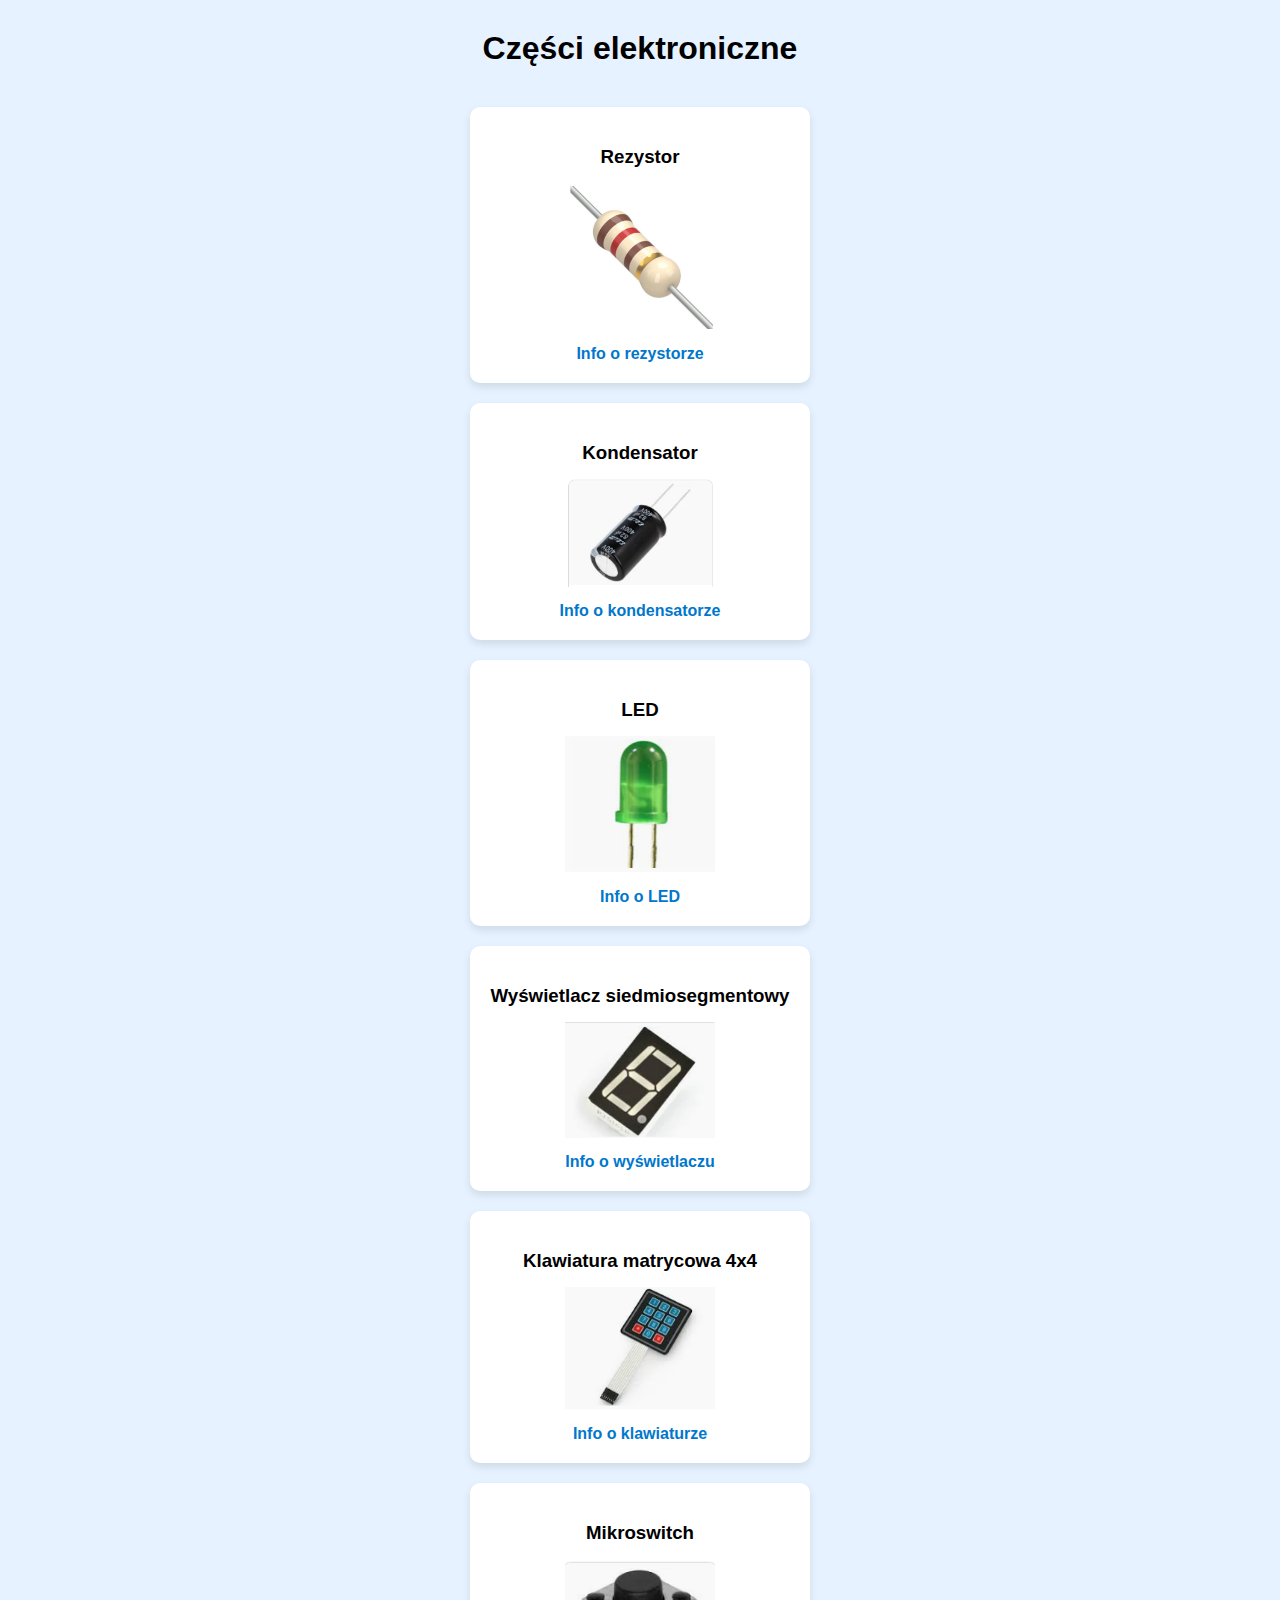
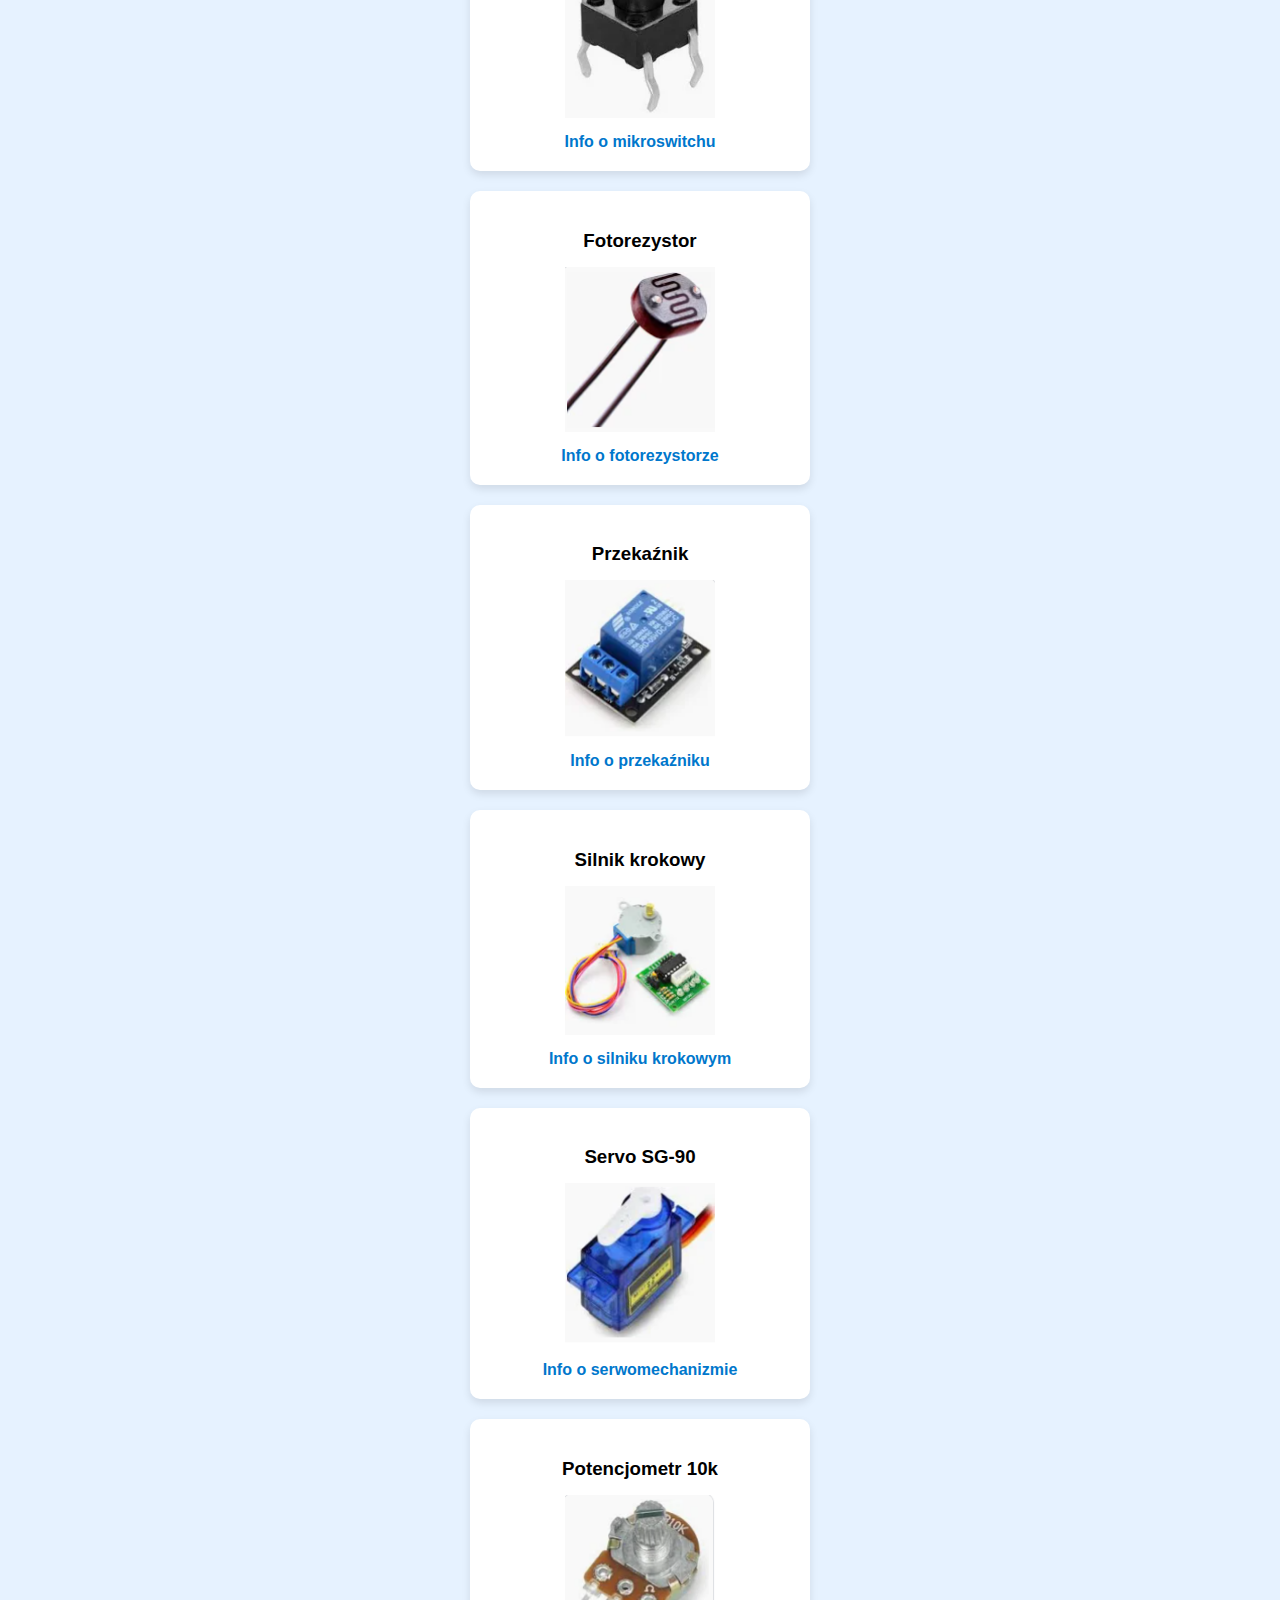
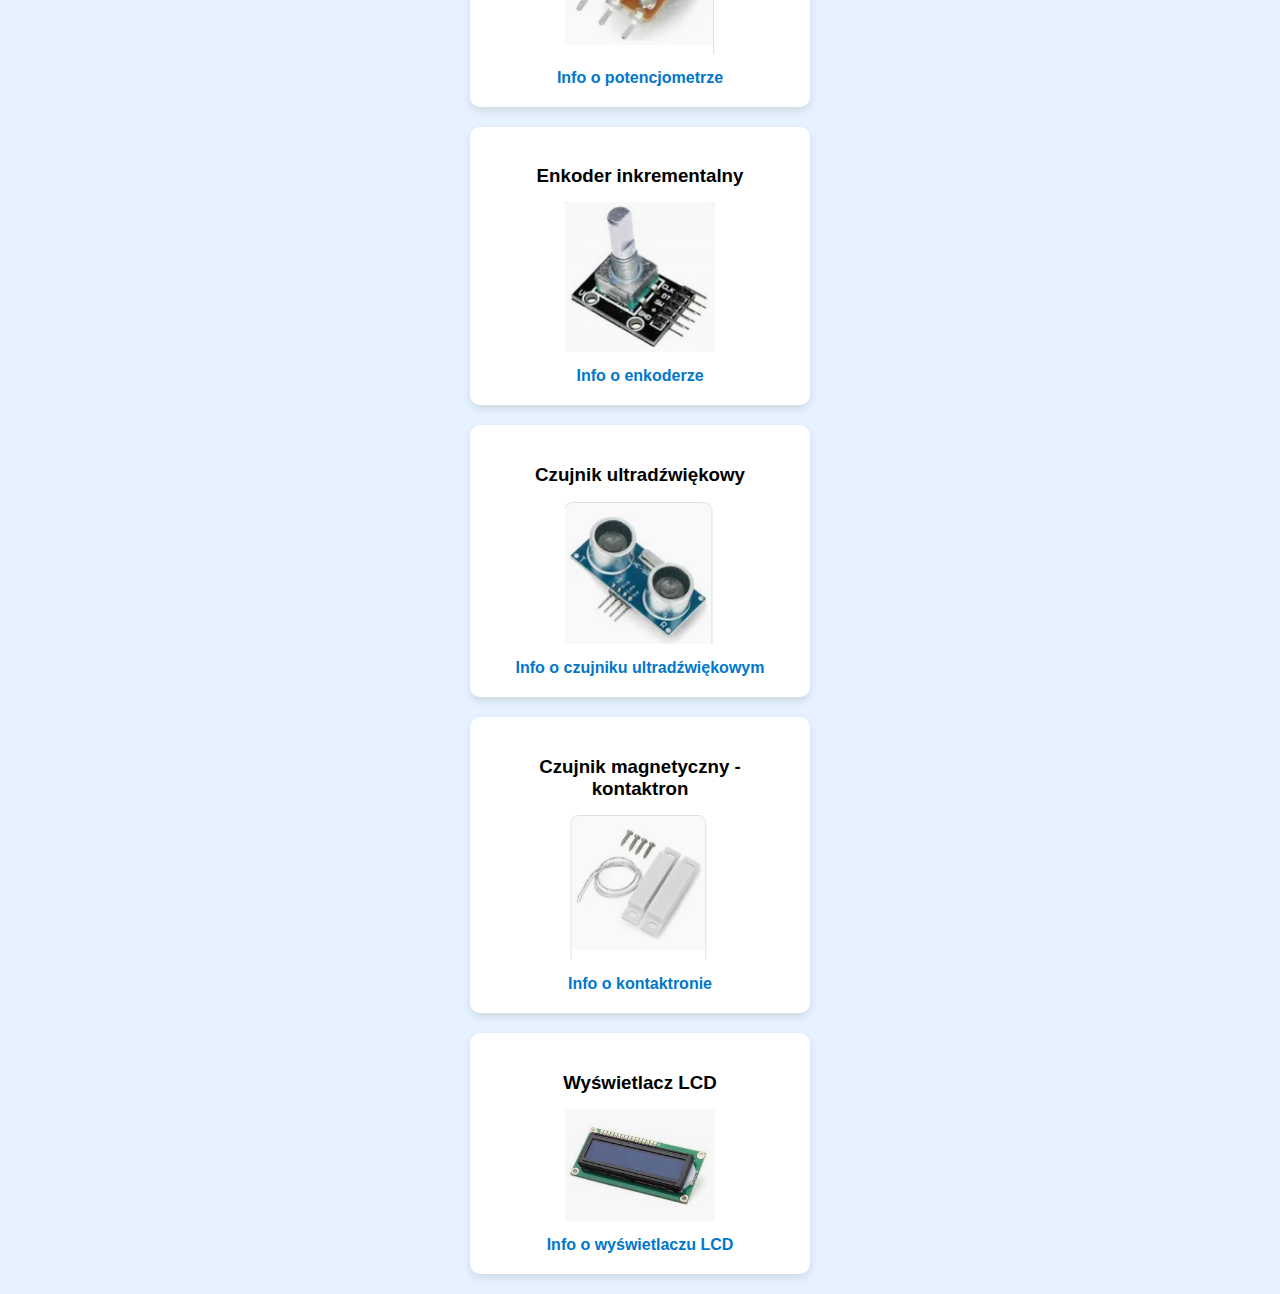
<file: elektronika.html>
<!DOCTYPE html>
<html>
  <head>
    <link rel="stylesheet" href="style_ele.css">
    <title>Witam na stronie elektronika Jakuba</title>
  </head>
  <body>
    <h1>Części elektroniczne</h1>
    <div class="gluwne">

      <div class="gluwne">
        <h3>Rezystor</h3>
        <img src="zdjecia/rezystorfoto.png" alt="Zdjęcie rezystora" class="foto">
        <a href="https://pl.wikipedia.org/wiki/Rezystor" target="_blank">Info o rezystorze</a>
      </div>

      <div class="gluwne">
        <h3>Kondensator</h3>
        <img src="zdjecia/kondensator.png" alt="Zdjęcie kondensatora" class="foto">
        <a href="https://pl.wikipedia.org/wiki/Kondensator" target="_blank">Info o kondensatorze</a>
      </div>

      <div class="gluwne">
        <h3>LED</h3>
        <img src="zdjecia/led.png" alt="Zdjęcie LED" class="foto">
        <a href="https://pl.wikipedia.org/wiki/Dioda_elektroluminescencyjna" target="_blank">Info o LED</a>
      </div>

      <div class="gluwne">
        <h3>Wyświetlacz siedmiosegmentowy</h3>
        <img src="zdjecia/7segment.png" alt="Zdjęcie wyświetlacza 7 segmentowego" class="foto">
        <a href="https://pl.wikipedia.org/wiki/Wy%C5%9Bwietlacz_siedmiosegmentowy" target="_blank">Info o wyświetlaczu</a>
      </div>

      <div class="gluwne">
        <h3>Klawiatura matrycowa 4x4</h3>
        <img src="zdjecia/4x4klaw.png" alt="Zdjęcie klawiatury 4x4" class="foto">
        <a href="https://pl.wikipedia.org/wiki/Klawiatura_matrycowa" target="_blank">Info o klawiaturze</a>
      </div>

      <div class="gluwne">
        <h3>Mikroswitch</h3>
        <img src="zdjecia/swtch.png" alt="Zdjęcie mikroswitcha" class="foto">
        <a href="https://pl.wikipedia.org/wiki/Wy%C5%82%C4%85cznik" target="_blank">Info o mikroswitchu</a>
      </div>

      <div class="gluwne">
        <h3>Fotorezystor</h3>
        <img src="zdjecia/fotorez.png" alt="Zdjęcie fotorezystora" class="foto">
        <a href="https://pl.wikipedia.org/wiki/Fotorezystor" target="_blank">Info o fotorezystorze</a>
      </div>

      <div class="gluwne">
        <h3>Przekaźnik</h3>
        <img src="zdjecia/relay.png" alt="Zdjęcie przekaźnika" class="foto">
        <a href="https://pl.wikipedia.org/wiki/Przeka%C5%BAnik" target="_blank">Info o przekaźniku</a>
      </div>

      <div class="gluwne">
        <h3>Silnik krokowy</h3>
        <img src="zdjecia/step motor.png" alt="Zdjęcie silnika krokowego" class="foto">
        <a href="https://pl.wikipedia.org/wiki/Silnik_krokowy" target="_blank">Info o silniku krokowym</a>
      </div>

      <div class="gluwne">
        <h3>Servo SG-90</h3>
        <img src="zdjecia/serwo90.png" alt="Zdjęcie Servo SG-90" class="foto">
        <a href="https://pl.wikipedia.org/wiki/Serwomechanizm" target="_blank">Info o serwomechanizmie</a>
      </div>

      <div class="gluwne">
        <h3>Potencjometr 10k</h3>
        <img src="zdjecia/potencjometr.png" alt="Zdjęcie potencjometru" class="foto">
        <a href="https://pl.wikipedia.org/wiki/Potencjometr" target="_blank">Info o potencjometrze</a>
      </div>

      <div class="gluwne">
        <h3>Enkoder inkrementalny</h3>
        <img src="zdjecia/enkoder inkreme.png" alt="Zdjęcie enkodera inkrementalnego" class="foto">
        <a href="https://pl.wikipedia.org/wiki/Enkoder" target="_blank">Info o enkoderze</a>
      </div>

      <div class="gluwne">
        <h3>Czujnik ultradźwiękowy</h3>
        <img src="zdjecia/ultraczuj.png" alt="Zdjęcie czujnika ultradźwiękowego" class="foto">
        <a href="https://pl.wikipedia.org/wiki/Sonar" target="_blank">Info o czujniku ultradźwiękowym</a>
      </div>

      <div class="gluwne">
        <h3>Czujnik magnetyczny - kontaktron</h3>
        <img src="zdjecia/czujniki magnet.png" alt="Zdjęcie czujnika magnetycznego" class="foto">
        <a href="https://pl.wikipedia.org/wiki/Kontaktron" target="_blank">Info o kontaktronie</a>
      </div>

      <div class="gluwne">
        <h3>Wyświetlacz LCD</h3>
        <img src="zdjecia/lcd.png" alt="Zdjęcie wyświetlacza LCD" class="foto">
        <a href="https://pl.wikipedia.org/wiki/Wy%C5%9Bwietlacz_ciek%C5%82okrystaliczny" target="_blank">Info o wyświetlaczu LCD</a>
      </div>

    </div>
  </body>
</html>
</file>
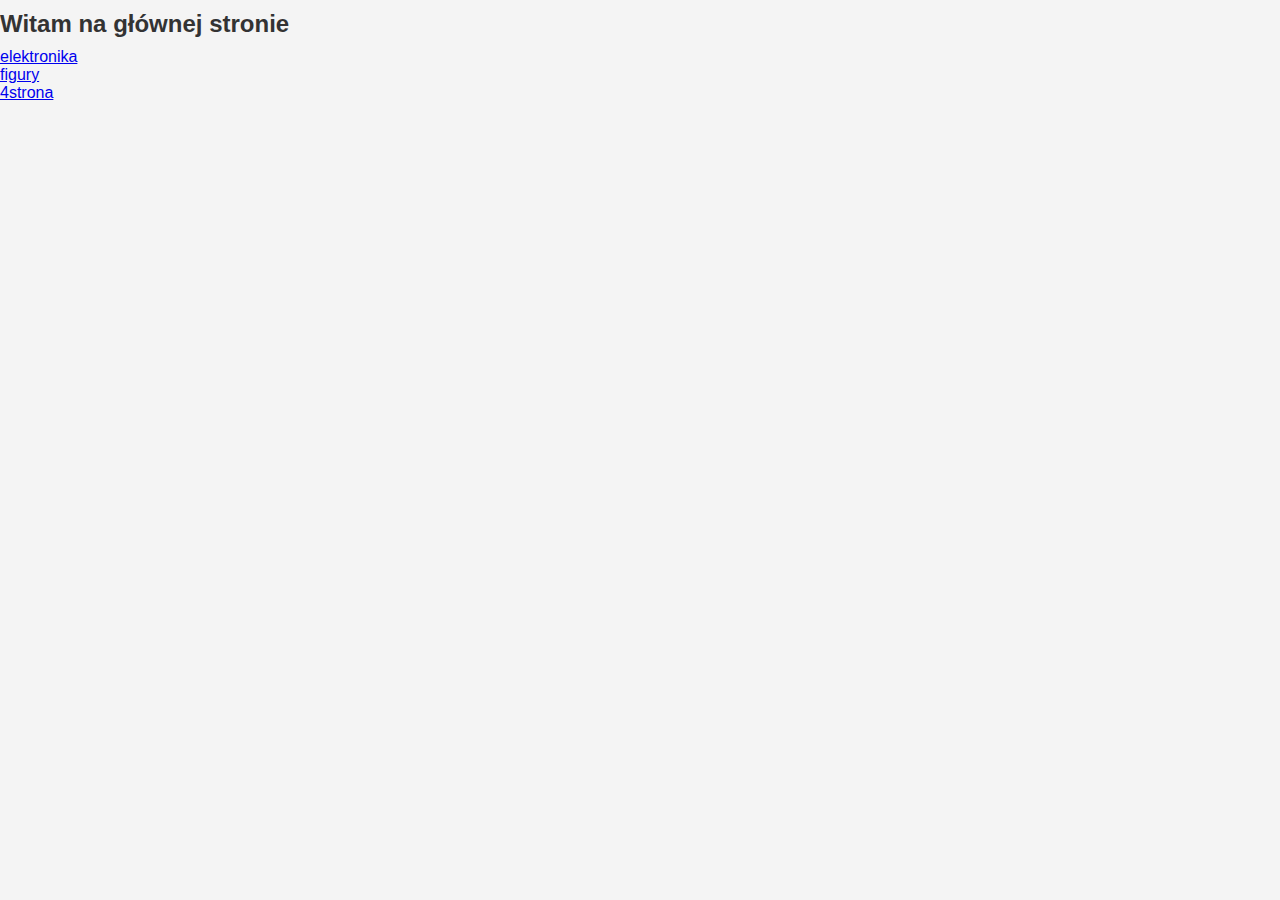
<file: glowne.html>
<!DOCTYPE html>
<html>
  <head>
    <title>Głowna strona</title>
    <link rel="stylesheet" href="style.css">
    
  </head>
  <body>
    <div id="glowny box">
      <h2>Witam na głównej stronie</h2>
      <div id="pierwszastrona">
        <a href = "index.html" >elektronika</a>
      </div>
      <div id ="drugastrona">
        <a href = "figury.html" >figury</a>
      </div>
      <div id = "3strona">
        <a href="ulamki.html" alt="zdjecie ulamka">
      <div id ="4strona">
        <a href="4strona.html">4strona</a>
      </div>

    </div>
    
  </body>
</html>
</file>
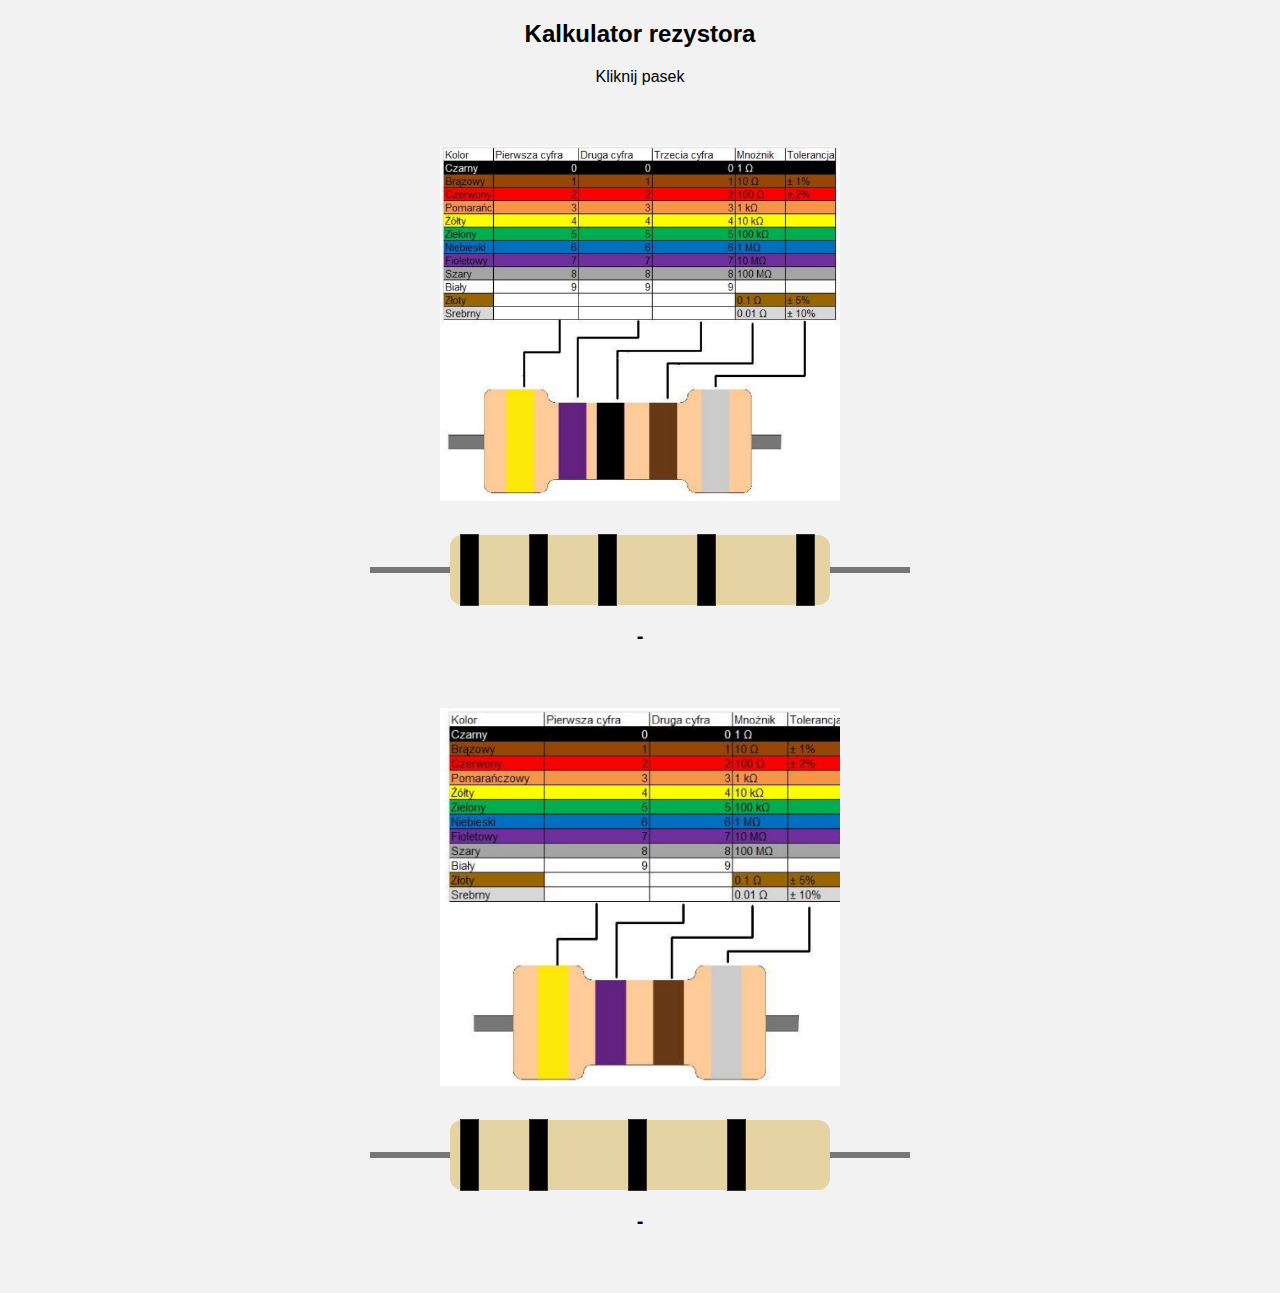
<file: rezystoblicz.html>
<!DOCTYPE html>
<html lang="pl">
<head>
<meta charset="UTF-8">
<title>Kalkulator rezystora</title>

<style>
body{
  font-family:Arial;
  text-align:center;
  background:#f2f2f2;
}

.rezystor-container{
  margin:60px auto;
}

.rezystor{
  display:flex;
  align-items:center;
  justify-content:center;
  margin-top:20px;
}

.przewod{
  width:80px;
  height:6px;
  background:#777;
}

.korpus{
  width:360px;
  height:70px;
  background:#e6d3a3;
  border-radius:12px;
  padding:0 10px;
  display:flex;
  align-items:center;
}

.cyfry{
  display:flex;
  gap:50px;
}

.mnoznik{
  margin-left:80px;
}

.tolerancja{
  margin-left:80px;
}

.pasek{
  width:17px;
  height:70px;
  border:1px solid #333;
  cursor:pointer;
}

#wynik5, #wynik4{
  margin-top:20px;
  font-size:20px;
  font-weight:bold;
}

img{
  max-width:400px;
  margin-bottom:10px;
}

select{
  position:absolute;
  display:none;
  font-size:14px;
}
</style>
</head>

<body>

<h2>Kalkulator rezystora</h2>
<p>Kliknij pasek</p>

<div class="rezystor-container">
  <img src="zdjecia/zdjecierez5pas.png">
  <div class="rezystor" id="rezystor5">
    <div class="przewod"></div>
    <div class="korpus">
      <div class="cyfry">
        <div class="pasek"></div>
        <div class="pasek"></div>
        <div class="pasek"></div>
      </div>
      <div class="mnoznik"><div class="pasek"></div></div>
      <div class="tolerancja"><div class="pasek"></div></div>
    </div>
    <div class="przewod"></div>
  </div>
  <div id="wynik5">-</div>
</div>

<div class="rezystor-container">
  <img src="zdjecia/zdjecierez4pas.png">
  <div class="rezystor" id="rezystor4">
    <div class="przewod"></div>
    <div class="korpus">
      <div class="cyfry">
        <div class="pasek"></div>
        <div class="pasek"></div>
      </div>
      <div class="mnoznik"><div class="pasek"></div></div>
      <div class="tolerancja"><div class="pasek"></div></div>
    </div>
    <div class="przewod"></div>
  </div>
  <div id="wynik4">-</div>
</div>

<select id="menuKolorow"></select>

<script>
// --- dane ---
const cyfry = {
  "#000000":0,"#8b4513":1,"#ff0000":2,"#ffa500":3,"#ffff00":4,
  "#008000":5,"#0000ff":6,"#800080":7,"#808080":8,"#ffffff":9
};

const mnozniki = {
  "#000000":1,"#8b4513":10,"#ff0000":100,"#ffa500":1000,"#ffff00":10000,
  "#008000":100000,"#0000ff":1000000,"#ffd700":0.1,"#c0c0c0":0.01
};

const tolerancje = {
  "#8b4513":"±1%","#ff0000":"±2%","#ffd700":"±5%","#c0c0c0":"±10%"
};

const wszystkieKolory = [
  ["#000000","Czarny"],["#8B4513","Brązowy"],["#FF0000","Czerwony"],
  ["#FFA500","Pomarańczowy"],["#FFFF00","Żółty"],["#008000","Zielony"],
  ["#0000FF","Niebieski"],["#800080","Fioletowy"],["#808080","Szary"],
  ["#FFFFFF","Biały"],["#FFD700","Złoty"],["#C0C0C0","Srebrny"]
];

const koloryTolerancji = [
  ["#8B4513","Brązowy"],["#FF0000","Czerwony"],
  ["#FFD700","Złoty"],["#C0C0C0","Srebrny"]
];

let aktywnyPasek = null;
let aktualnaFunkcjaOblicz = null;
const menu = document.getElementById("menuKolorow");

// --- helpery ---
function ustawMenu(lista){
  menu.innerHTML="";
  lista.forEach(k=>{
    const o=document.createElement("option");
    o.value=k[0];
    o.textContent=k[1];
    menu.appendChild(o);
  });
}

function formatujOhmy(v){
  if(v>=1e6) return (v/1e6).toFixed(2).replace(/\.00$/,"")+" MΩ";
  if(v>=1e3) return (v/1e3).toFixed(2).replace(/\.00$/,"")+" kΩ";
  return v+" Ω";
}

function hex(rgb){
  if(rgb.startsWith("#")) return rgb.toLowerCase();
  const r=rgb.match(/\d+/g);
  return "#"+((1<<24)+(r[0]<<16)+(r[1]<<8)+(+r[2])).toString(16).slice(1);
}

// --- inicjalizacja ---
function init(rezId, typ, wynikId){
  const cyf = document.querySelectorAll(`#${rezId} .cyfry .pasek`);
  const mnoz = document.querySelector(`#${rezId} .mnoznik .pasek`);
  const tol = document.querySelector(`#${rezId} .tolerancja .pasek`);

  function oblicz(){
    let val, tolStr="", p=0;

    if(typ==="5"){
      val=((cyfry[hex(cyf[0].style.background)]||0)*100+
           (cyfry[hex(cyf[1].style.background)]||0)*10+
           (cyfry[hex(cyf[2].style.background)]||0))*
           (mnozniki[hex(mnoz.style.background)]||1);
    }else{
      val=((cyfry[hex(cyf[0].style.background)]||0)*10+
           (cyfry[hex(cyf[1].style.background)]||0))*
           (mnozniki[hex(mnoz.style.background)]||1);
    }

    tolStr=tolerancje[hex(tol.style.background)]||"";
    if(tolStr) p=parseFloat(tolStr.replace("±",""))/100;

    const min=Math.round(val*(1-p));
    const max=Math.round(val*(1+p));

    document.getElementById(wynikId).innerText=
      `${formatujOhmy(val)} ${tolStr} (${formatujOhmy(min)} – ${formatujOhmy(max)})`;
  }

  [...cyf, mnoz, tol].forEach(p=>{
    p.style.background="#000000";

   p.onclick=(e)=>{
  aktywnyPasek=p;
  aktualnaFunkcjaOblicz=oblicz;

  menu.value = ""; 

      if(p===tol) ustawMenu(koloryTolerancji);
      else ustawMenu(wszystkieKolory);

      menu.style.display="block";
      menu.style.left=e.pageX+"px";
      menu.style.top=e.pageY+"px";
    };
  });
}


menu.addEventListener("change", ()=>{
  if(aktywnyPasek){
    aktywnyPasek.style.background=menu.value;
    menu.style.display="none";
    if(aktualnaFunkcjaOblicz) aktualnaFunkcjaOblicz();
  }
});

// start
init("rezystor5","5","wynik5");
init("rezystor4","4","wynik4");

</script>
</body>
</html>
</file>
<file: style_ele.css>
body {
  margin: 0;
  padding: 0;
  font-family: Arial, sans-serif;
  background-color: #e6f2ff; 
  text-align: center;
}

h1 {
  margin-top: 30px;
  margin-bottom: 40px;
}

.gluwne {
  display: flex;
  flex-direction: column;
  align-items: center;
}

.gluwne > div {
  background-color: white;
  width: 300px;
  padding: 20px;
  margin-bottom: 20px;
  border-radius: 10px;
  box-shadow: 0 4px 8px rgba(0, 0, 0, 0.1);
}

h3 {
  margin-bottom: 15px;
}

.foto {
  width: 150px;
  height: auto;
  margin-bottom: 15px;
}

a {
  text-decoration: none;
  color: #0077cc;
  font-weight: bold;
}

a:hover {
  color: #005999;
}
</file>
<file: style.css>
/* Improved and Modern CSS Styles */

body {
    font-family: 'Arial', sans-serif;
    margin: 0;
    padding: 0;
    background-color: #f4f4f4;
    color: #333;
}

header {
    background: #35424a;
    color: #ffffff;
    padding: 20px 0;
    text-align: center;
}

nav {
    margin: 15px 0;
}

nav a {
    color: #ffffff;
    padding: 10px 15px;
    text-decoration: none;
    transition: background 0.3s ease;
}

nav a:hover {
    background: #e8491d;
}

h1, h2, h3, h4 {
    margin: 0;
    padding: 10px 0;
}

.container {
    width: 80%;
    margin: auto;
    overflow: hidden;
}

footer {
    background: #35424a;
    color: #ffffff;
    text-align: center;
    padding: 20px 0;
    position: relative;
    bottom: 0;
    width: 100%;
}

/* Additional styles can be added here */
</file>
